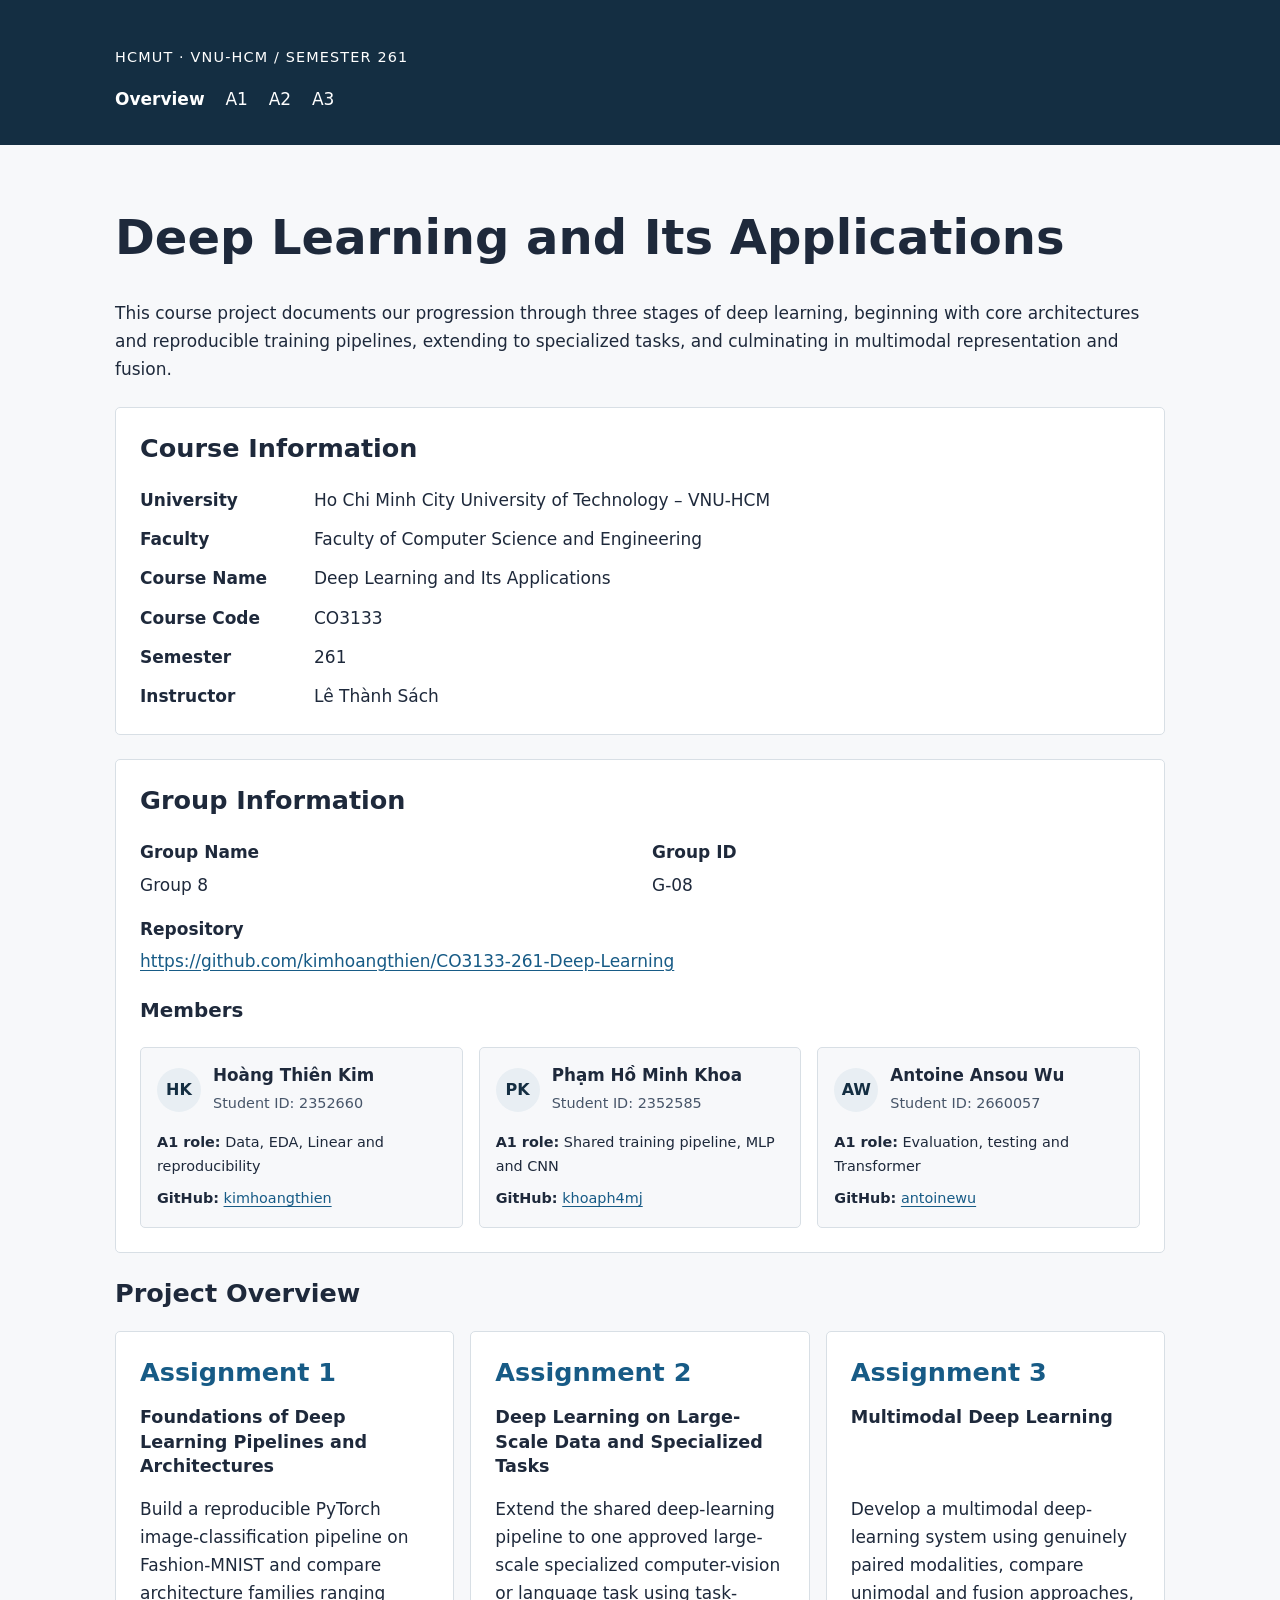
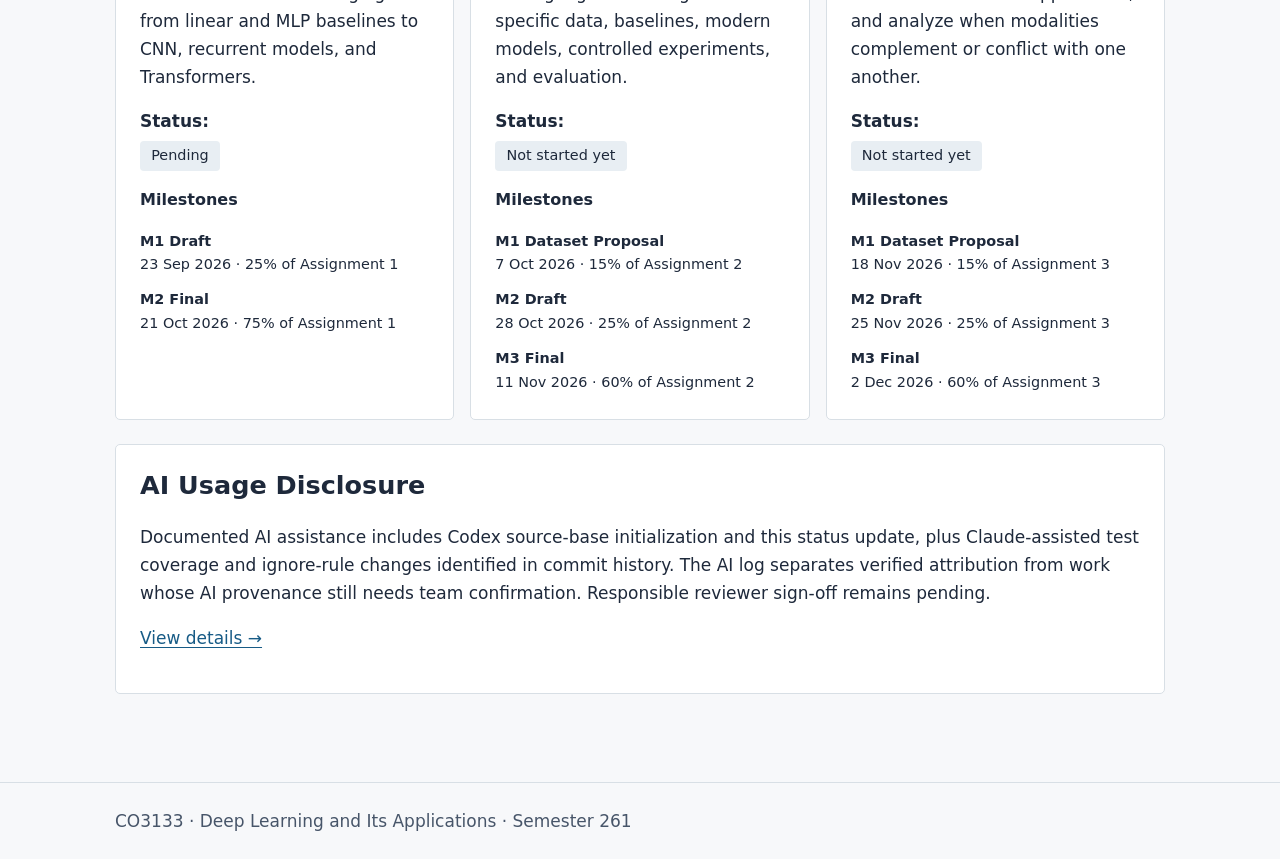
<file: docs/index.html>
<!doctype html>
<html lang="en">
<head><meta charset="utf-8"><meta name="viewport" content="width=device-width,initial-scale=1"><title>Overview | CO3133</title><link rel="stylesheet" href="assets/css/style.css?v=14"></head>


<body><a class="skip" href="#main">Skip to content</a>

<header>
<div class="wrap">
<p class="eyebrow">HCMUT · VNU-HCM / Semester 261</p>

<nav aria-label="Main navigation"><a href="index.html" aria-current="page">Overview</a><a href="assignments/a1/index.html">A1</a><a href="assignments/a2/index.html">A2</a><a href="assignments/a3/index.html">A3</a></nav>
</div>
</header>

<main id="main" class="wrap">
<h1>Deep Learning and Its Applications</h1>

<p>This course project documents our progression through three stages of deep learning, beginning with core architectures and reproducible training pipelines, extending to specialized tasks, and culminating in multimodal representation and fusion.</p>

<section>
<h2>Course Information</h2>

<dl class="course-info">
<dt>University</dt><dd>Ho Chi Minh City University of Technology – VNU-HCM</dd>
<dt>Faculty</dt><dd>Faculty of Computer Science and Engineering</dd>
<dt>Course Name</dt><dd>Deep Learning and Its Applications</dd>
<dt>Course Code</dt><dd>CO3133</dd>
<dt>Semester</dt><dd>261</dd>
<dt>Instructor</dt><dd>Lê Thành Sách</dd>
</dl>
</section>

<section id="team" class="group-info" aria-labelledby="group-heading">
<h2 id="group-heading">Group Information</h2>
<dl class="group-meta">
<div><dt>Group Name</dt><dd>Group 8</dd></div>
<div><dt>Group ID</dt><dd>G-08</dd></div>
<div class="group-repository"><dt>Repository</dt><dd><a href="https://github.com/kimhoangthien/CO3133-261-Deep-Learning">https://github.com/kimhoangthien/CO3133-261-Deep-Learning</a></dd></div>
</dl>
<h3>Members</h3>
<div class="member-grid">
<article class="member-card">
<div class="member-header">
<div class="member-avatar" aria-hidden="true">HK</div>
<div class="member-details">
<h4 class="member-name">Hoàng Thiên Kim</h4>
<p class="member-id">Student ID: 2352660</p>
</div>
</div>
<p class="member-role"><strong>A1 role:</strong> Data, EDA, Linear and reproducibility</p>
<p class="member-github"><strong>GitHub:</strong> <a href="https://github.com/kimhoangthien">kimhoangthien</a></p>
</article>
<article class="member-card">
<div class="member-header">
<div class="member-avatar" aria-hidden="true">PK</div>
<div class="member-details">
<h4 class="member-name">Phạm Hồ Minh Khoa</h4>
<p class="member-id">Student ID: 2352585</p>
</div>
</div>
<p class="member-role"><strong>A1 role:</strong> Shared training pipeline, MLP and CNN</p>
<p class="member-github"><strong>GitHub:</strong> <a href="https://github.com/khoaph4mj">khoaph4mj</a></p>
</article>
<article class="member-card">
<div class="member-header">
<div class="member-avatar" aria-hidden="true">AW</div>
<div class="member-details">
<h4 class="member-name">Antoine Ansou Wu</h4>
<p class="member-id">Student ID: 2660057</p>
</div>
</div>
<p class="member-role"><strong>A1 role:</strong> Evaluation, testing and Transformer</p>
<p class="member-github"><strong>GitHub:</strong> <a href="https://github.com/antoinewu">antoinewu</a></p>
</article>
</div>
</section>

<h2 id="project-overview">Project Overview</h2>
<div class="grid assignment-grid" aria-labelledby="project-overview">
<section>
<h2><a href="assignments/a1/index.html">Assignment 1</a></h2>
<h3>Foundations of Deep Learning Pipelines and Architectures</h3>
<p>Build a reproducible PyTorch image-classification pipeline on Fashion-MNIST and compare architecture families ranging from linear and MLP baselines to CNN, recurrent models, and Transformers.</p>
<p><strong>Status:</strong> <span class="status">Pending</span></p>
<h4>Milestones</h4>
<ul class="milestones">
<li><strong>M1 Draft</strong><br><time datetime="2026-09-23">23 Sep 2026</time> · 25% of Assignment 1</li>
<li><strong>M2 Final</strong><br><time datetime="2026-10-21">21 Oct 2026</time> · 75% of Assignment 1</li>
</ul>
</section>

<section>
<h2><a href="assignments/a2/index.html">Assignment 2</a></h2>
<h3>Deep Learning on Large-Scale Data and Specialized Tasks</h3>
<p>Extend the shared deep-learning pipeline to one approved large-scale specialized computer-vision or language task using task-specific data, baselines, modern models, controlled experiments, and evaluation.</p>
<p><strong>Status:</strong> <span class="status">Not started yet</span></p>
<h4>Milestones</h4>
<ul class="milestones">
<li><strong>M1 Dataset Proposal</strong><br><time datetime="2026-10-07">7 Oct 2026</time> · 15% of Assignment 2</li>
<li><strong>M2 Draft</strong><br><time datetime="2026-10-28">28 Oct 2026</time> · 25% of Assignment 2</li>
<li><strong>M3 Final</strong><br><time datetime="2026-11-11">11 Nov 2026</time> · 60% of Assignment 2</li>
</ul>
</section>

<section>
<h2><a href="assignments/a3/index.html">Assignment 3</a></h2>
<h3>Multimodal Deep Learning</h3>
<p>Develop a multimodal deep-learning system using genuinely paired modalities, compare unimodal and fusion approaches, and analyze when modalities complement or conflict with one another.</p>
<p><strong>Status:</strong> <span class="status">Not started yet</span></p>
<h4>Milestones</h4>
<ul class="milestones">
<li><strong>M1 Dataset Proposal</strong><br><time datetime="2026-11-18">18 Nov 2026</time> · 15% of Assignment 3</li>
<li><strong>M2 Draft</strong><br><time datetime="2026-11-25">25 Nov 2026</time> · 25% of Assignment 3</li>
<li><strong>M3 Final</strong><br><time datetime="2026-12-02">2 Dec 2026</time> · 60% of Assignment 3</li>
</ul>
</section>
</div>

<section id="ai-usage">
<h2>AI Usage Disclosure</h2>

<p>Documented AI assistance includes Codex source-base initialization and this status update, plus Claude-assisted test coverage and ignore-rule changes identified in commit history. The AI log separates verified attribution from work whose AI provenance still needs team confirmation. Responsible reviewer sign-off remains pending.</p>

<p><a href="https://github.com/kimhoangthien/CO3133-261-Deep-Learning/blob/main/AI_USAGE.md">View details →</a></p>
</section>
</main>

<footer>
<div class="wrap">CO3133 · Deep Learning and Its Applications · Semester 261</div>
</footer>
</body>
</html>
</file>
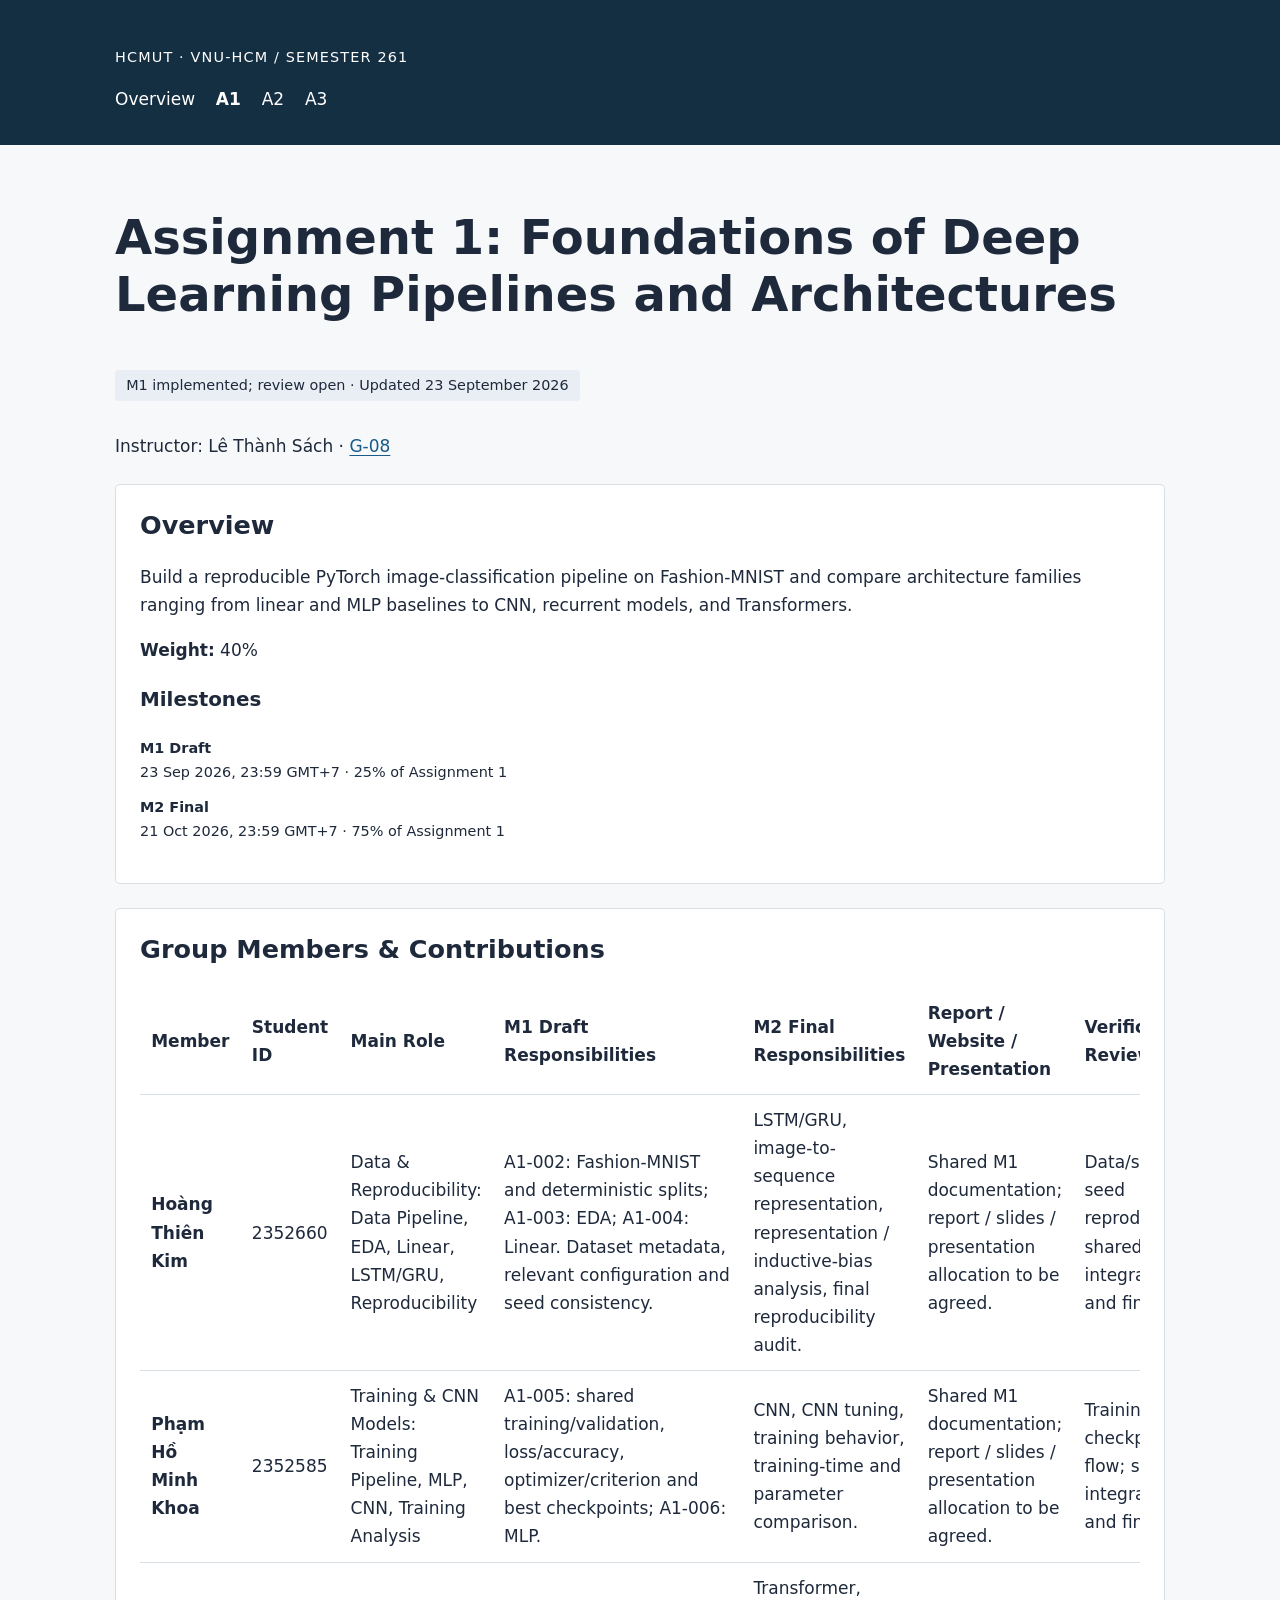
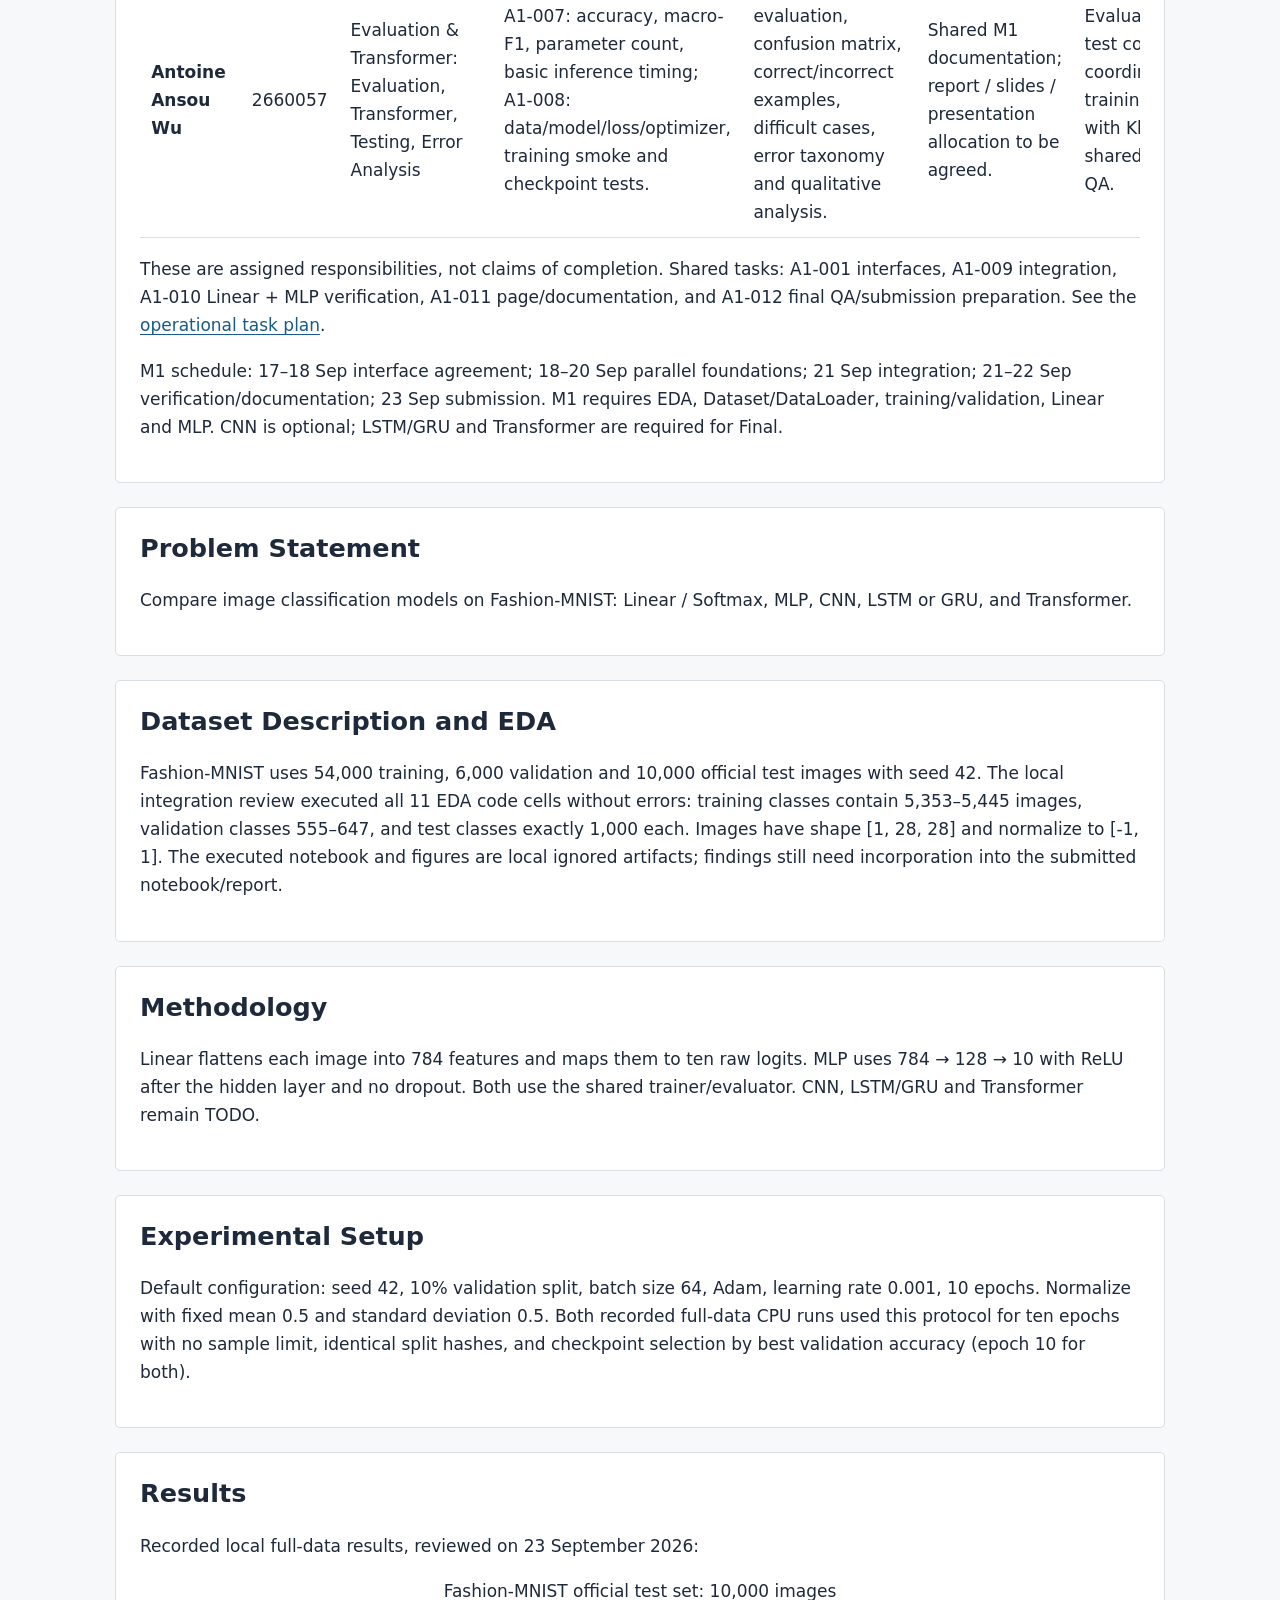
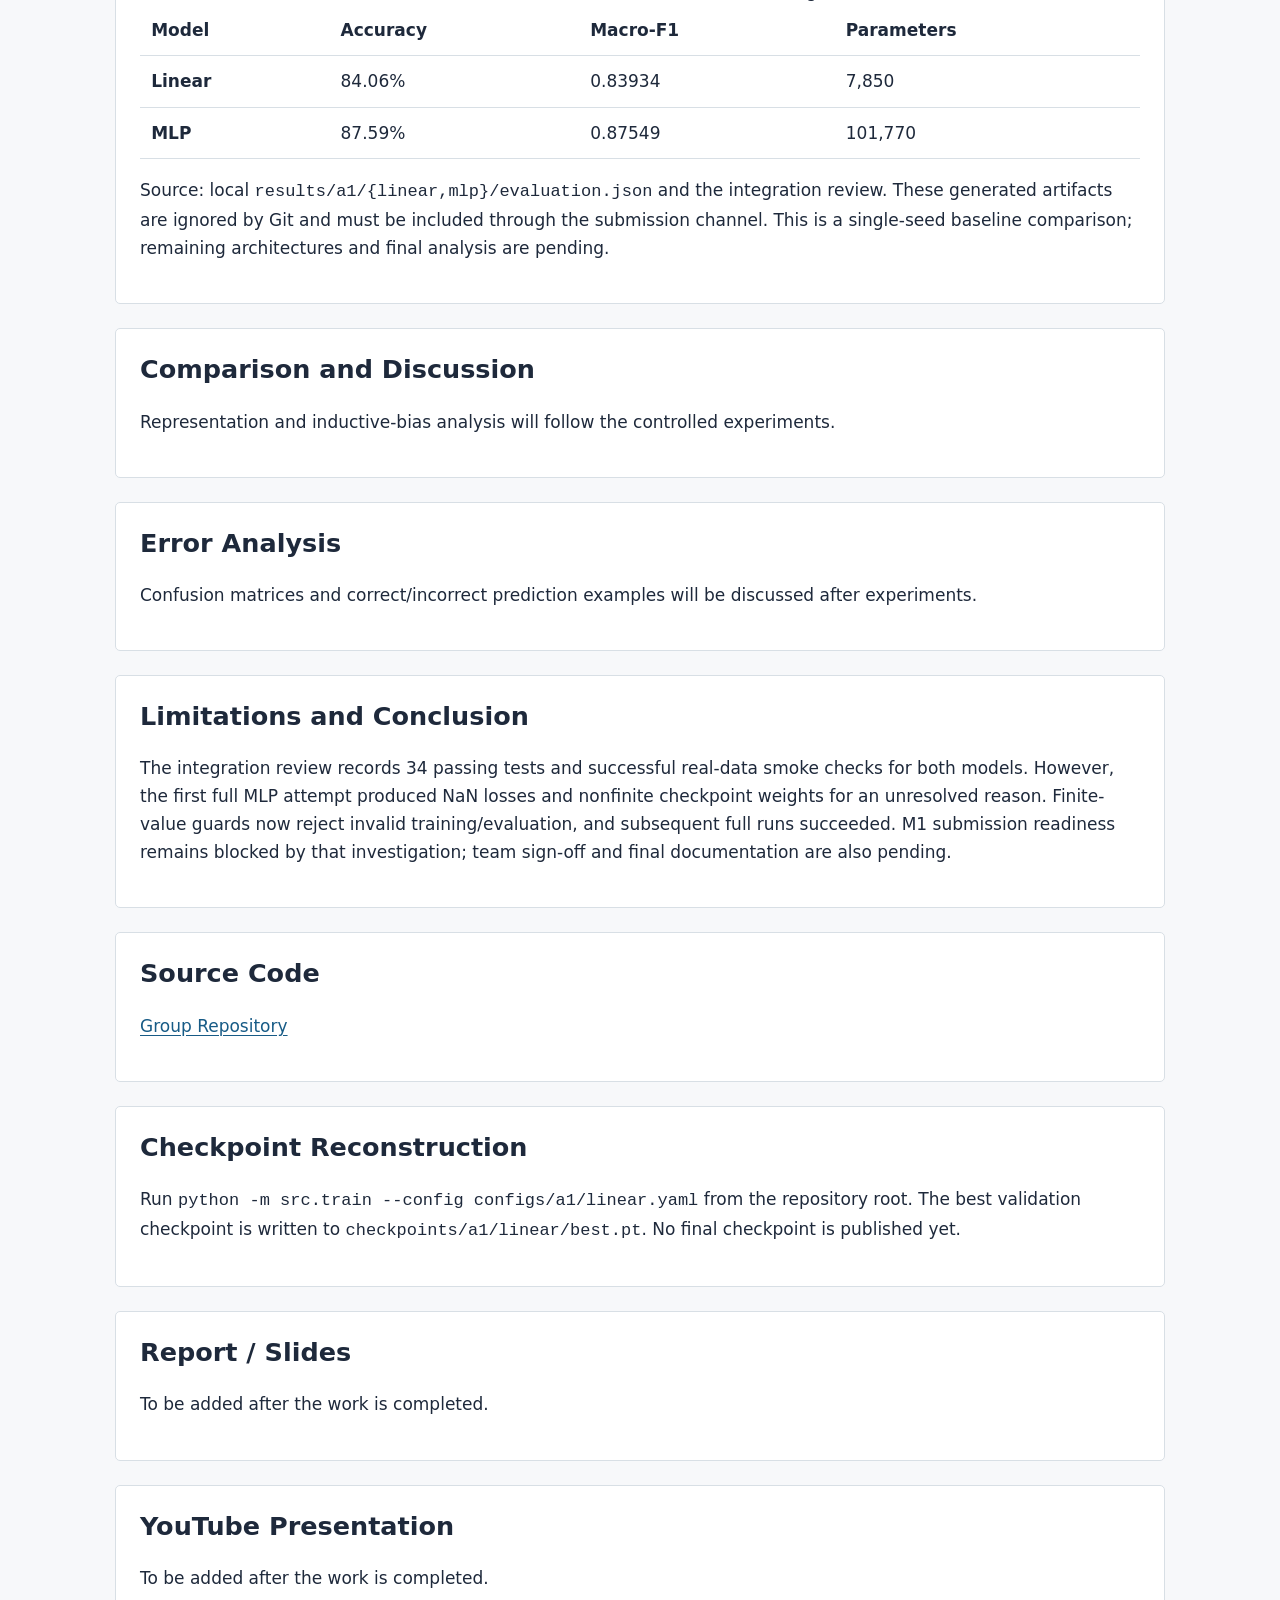
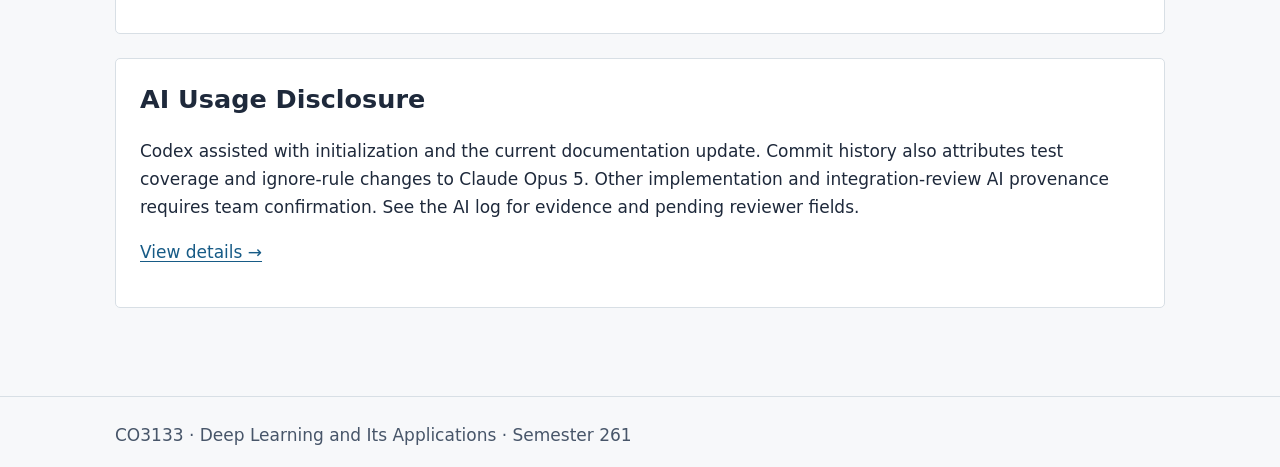
<file: docs/assignments/a1/index.html>
<!doctype html>
<html lang="en">
<head><meta charset="utf-8"><meta name="viewport" content="width=device-width,initial-scale=1"><title>Assignment 1 | CO3133</title><link rel="stylesheet" href="../../assets/css/style.css?v=4"></head>


<body><a class="skip" href="#main">Skip to content</a>

<header>
<div class="wrap">
<p class="eyebrow">HCMUT · VNU-HCM / Semester 261</p>

<nav aria-label="Main navigation"><a href="../../index.html">Overview</a><a href="../a1/index.html" aria-current="page">A1</a><a href="../a2/index.html">A2</a><a href="../a3/index.html">A3</a></nav>
</div>
</header>

<main id="main" class="wrap">
<h1>Assignment 1: Foundations of Deep Learning Pipelines and Architectures</h1>

<p class="status">M1 implemented; review open &middot; Updated 23 September 2026</p>

<p>Instructor: Lê Thành Sách · <a href="../../index.html#team">G-08</a></p>

<section>
<h2>Overview</h2>
<p>Build a reproducible PyTorch image-classification pipeline on Fashion-MNIST and compare architecture families ranging from linear and MLP baselines to CNN, recurrent models, and Transformers.</p>
<p><strong>Weight:</strong> 40%</p>
<h3>Milestones</h3>
<ul class="milestones">
<li><strong>M1 Draft</strong><br><time datetime="2026-09-23T23:59:00+07:00">23 Sep 2026, 23:59 GMT+7</time> · 25% of Assignment 1</li>
<li><strong>M2 Final</strong><br><time datetime="2026-10-21T23:59:00+07:00">21 Oct 2026, 23:59 GMT+7</time> · 75% of Assignment 1</li>
</ul>
</section>

<section id="contributions">
<h2 id="contributions-heading">Group Members &amp; Contributions</h2>

<div class="table-wrap" role="region" aria-labelledby="contributions-heading" tabindex="0">
<table aria-labelledby="contributions-heading">
<thead>
<tr>
<th scope="col">Member</th>
<th scope="col">Student ID</th>
<th scope="col">Main Role</th>
<th scope="col">M1 Draft Responsibilities</th>
<th scope="col">M2 Final Responsibilities</th>
<th scope="col">Report / Website / Presentation</th>
<th scope="col">Verification / Review</th>
</tr>
</thead>
<tbody>
<tr>
<th scope="row">Hoàng Thiên Kim</th>
<td>2352660</td>
<td>Data &amp; Reproducibility: Data Pipeline, EDA, Linear, LSTM/GRU, Reproducibility</td>
<td>A1-002: Fashion-MNIST and deterministic splits; A1-003: EDA; A1-004: Linear. Dataset metadata, relevant configuration and seed consistency.</td>
<td>LSTM/GRU, image-to-sequence representation, representation / inductive-bias analysis, final reproducibility audit.</td>
<td>Shared M1 documentation; report / slides / presentation allocation to be agreed.</td>
<td>Data/split and seed reproducibility; shared integration and final QA.</td>
</tr>
<tr>
<th scope="row">Phạm Hồ Minh Khoa</th>
<td>2352585</td>
<td>Training &amp; CNN Models: Training Pipeline, MLP, CNN, Training Analysis</td>
<td>A1-005: shared training/validation, loss/accuracy, optimizer/criterion and best checkpoints; A1-006: MLP.</td>
<td>CNN, CNN tuning, training behavior, training-time and parameter comparison.</td>
<td>Shared M1 documentation; report / slides / presentation allocation to be agreed.</td>
<td>Training and checkpoint flow; shared integration and final QA.</td>
</tr>
<tr>
<th scope="row">Antoine Ansou Wu</th>
<td>2660057</td>
<td>Evaluation &amp; Transformer: Evaluation, Transformer, Testing, Error Analysis</td>
<td>A1-007: accuracy, macro-F1, parameter count, basic inference timing; A1-008: data/model/loss/optimizer, training smoke and checkpoint tests.</td>
<td>Transformer, evaluation, confusion matrix, correct/incorrect examples, difficult cases, error taxonomy and qualitative analysis.</td>
<td>Shared M1 documentation; report / slides / presentation allocation to be agreed.</td>
<td>Evaluation and test coverage; coordinate training tests with Khoa; shared final QA.</td>
</tr>
</tbody>
</table>
</div>

<p>These are assigned responsibilities, not claims of completion. Shared tasks: A1-001 interfaces, A1-009 integration, A1-010 Linear + MLP verification, A1-011 page/documentation, and A1-012 final QA/submission preparation. See the <a href="https://github.com/kimhoangthien/CO3133-261-Deep-Learning/blob/dev/assignments/a1/TASKS.md">operational task plan</a>.</p>
<p>M1 schedule: 17–18 Sep interface agreement; 18–20 Sep parallel foundations; 21 Sep integration; 21–22 Sep verification/documentation; 23 Sep submission. M1 requires EDA, Dataset/DataLoader, training/validation, Linear and MLP. CNN is optional; LSTM/GRU and Transformer are required for Final.</p>
</section>

<section>
<h2>Problem Statement</h2>

<p>Compare image classification models on Fashion-MNIST: Linear / Softmax, MLP, CNN, LSTM or GRU, and Transformer.</p>
</section>

<section>
<h2>Dataset Description and EDA</h2>

<p>Fashion-MNIST uses 54,000 training, 6,000 validation and 10,000 official test images with seed 42. The local integration review executed all 11 EDA code cells without errors: training classes contain 5,353&ndash;5,445 images, validation classes 555&ndash;647, and test classes exactly 1,000 each. Images have shape [1, 28, 28] and normalize to [-1, 1]. The executed notebook and figures are local ignored artifacts; findings still need incorporation into the submitted notebook/report.</p>
</section>

<section>
<h2>Methodology</h2>

<p>Linear flattens each image into 784 features and maps them to ten raw logits. MLP uses 784 &rarr; 128 &rarr; 10 with ReLU after the hidden layer and no dropout. Both use the shared trainer/evaluator. CNN, LSTM/GRU and Transformer remain TODO.</p>
</section>

<section>
<h2>Experimental Setup</h2>

<p>Default configuration: seed 42, 10% validation split, batch size 64, Adam, learning rate 0.001, 10 epochs. Normalize with fixed mean 0.5 and standard deviation 0.5. Both recorded full-data CPU runs used this protocol for ten epochs with no sample limit, identical split hashes, and checkpoint selection by best validation accuracy (epoch 10 for both).</p>
</section>

<section>
<h2>Results</h2>

<p>Recorded local full-data results, reviewed on 23 September 2026:</p>
<div class="table-wrap"><table><caption>Fashion-MNIST official test set: 10,000 images</caption><thead><tr><th scope="col">Model</th><th scope="col">Accuracy</th><th scope="col">Macro-F1</th><th scope="col">Parameters</th></tr></thead><tbody><tr><th scope="row">Linear</th><td>84.06%</td><td>0.83934</td><td>7,850</td></tr><tr><th scope="row">MLP</th><td>87.59%</td><td>0.87549</td><td>101,770</td></tr></tbody></table></div>
<p>Source: local <code>results/a1/{linear,mlp}/evaluation.json</code> and the integration review. These generated artifacts are ignored by Git and must be included through the submission channel. This is a single-seed baseline comparison; remaining architectures and final analysis are pending.</p>
</section>

<section>
<h2>Comparison and Discussion</h2>

<p>Representation and inductive-bias analysis will follow the controlled experiments.</p>
</section>

<section>
<h2>Error Analysis</h2>

<p>Confusion matrices and correct/incorrect prediction examples will be discussed after experiments.</p>
</section>

<section>
<h2>Limitations and Conclusion</h2>

<p>The integration review records 34 passing tests and successful real-data smoke checks for both models. However, the first full MLP attempt produced NaN losses and nonfinite checkpoint weights for an unresolved reason. Finite-value guards now reject invalid training/evaluation, and subsequent full runs succeeded. M1 submission readiness remains blocked by that investigation; team sign-off and final documentation are also pending.</p>
</section>

<section>
<h2>Source Code</h2>

<p><a href="https://github.com/kimhoangthien/CO3133-261-Deep-Learning">Group Repository</a></p>
</section>

<section>
<h2>Checkpoint Reconstruction</h2>

<p>Run <code>python -m src.train --config configs/a1/linear.yaml</code> from the repository root. The best validation checkpoint is written to <code>checkpoints/a1/linear/best.pt</code>. No final checkpoint is published yet.</p>
</section>

<section>
<h2>Report / Slides</h2>

<p>To be added after the work is completed.</p>
</section>

<section>
<h2>YouTube Presentation</h2>

<p>To be added after the work is completed.</p>
</section>

<section>
<h2>AI Usage Disclosure</h2>

<p>Codex assisted with initialization and the current documentation update. Commit history also attributes test coverage and ignore-rule changes to Claude Opus 5. Other implementation and integration-review AI provenance requires team confirmation. See the AI log for evidence and pending reviewer fields.</p>
<p><a href="https://github.com/kimhoangthien/CO3133-261-Deep-Learning/blob/main/AI_USAGE.md">View details →</a></p>
</section>
</main>

<footer>
<div class="wrap">CO3133 · Deep Learning and Its Applications · Semester 261</div>
</footer>
</body>
</html>
</file>
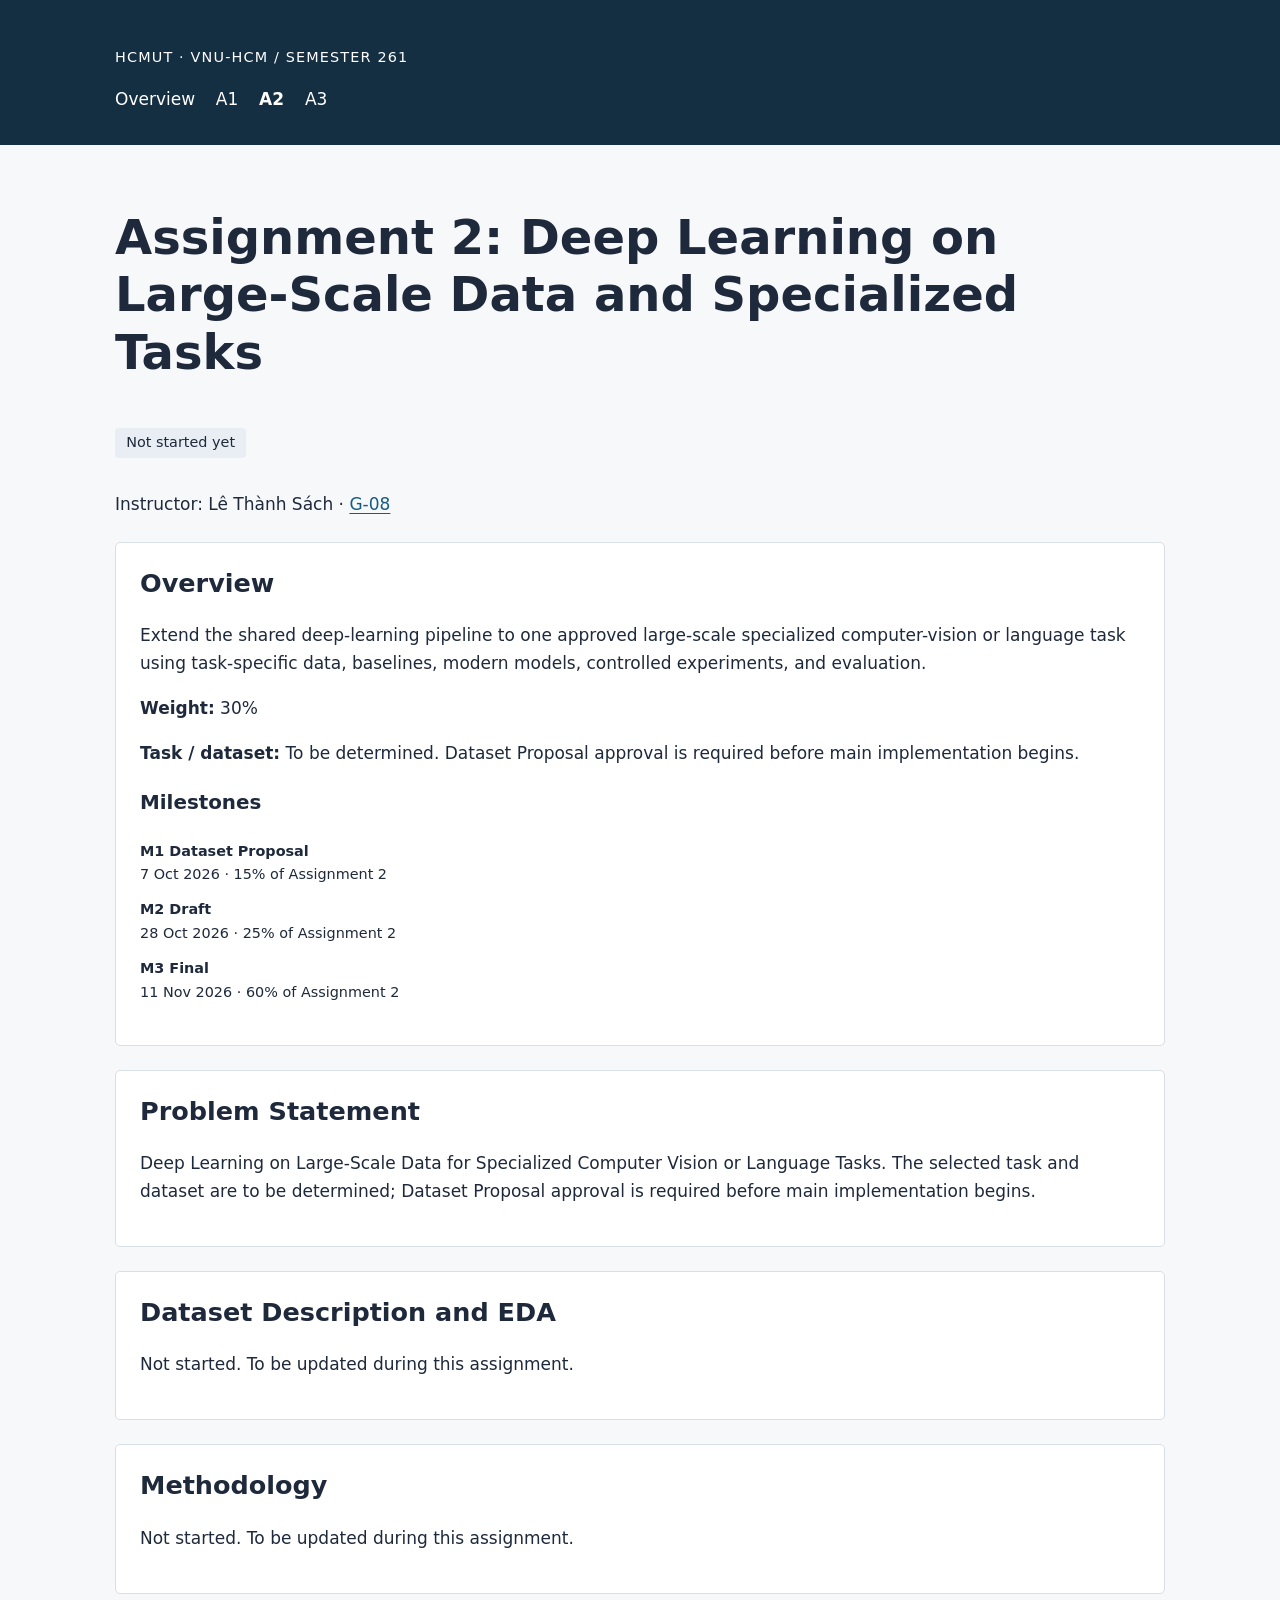
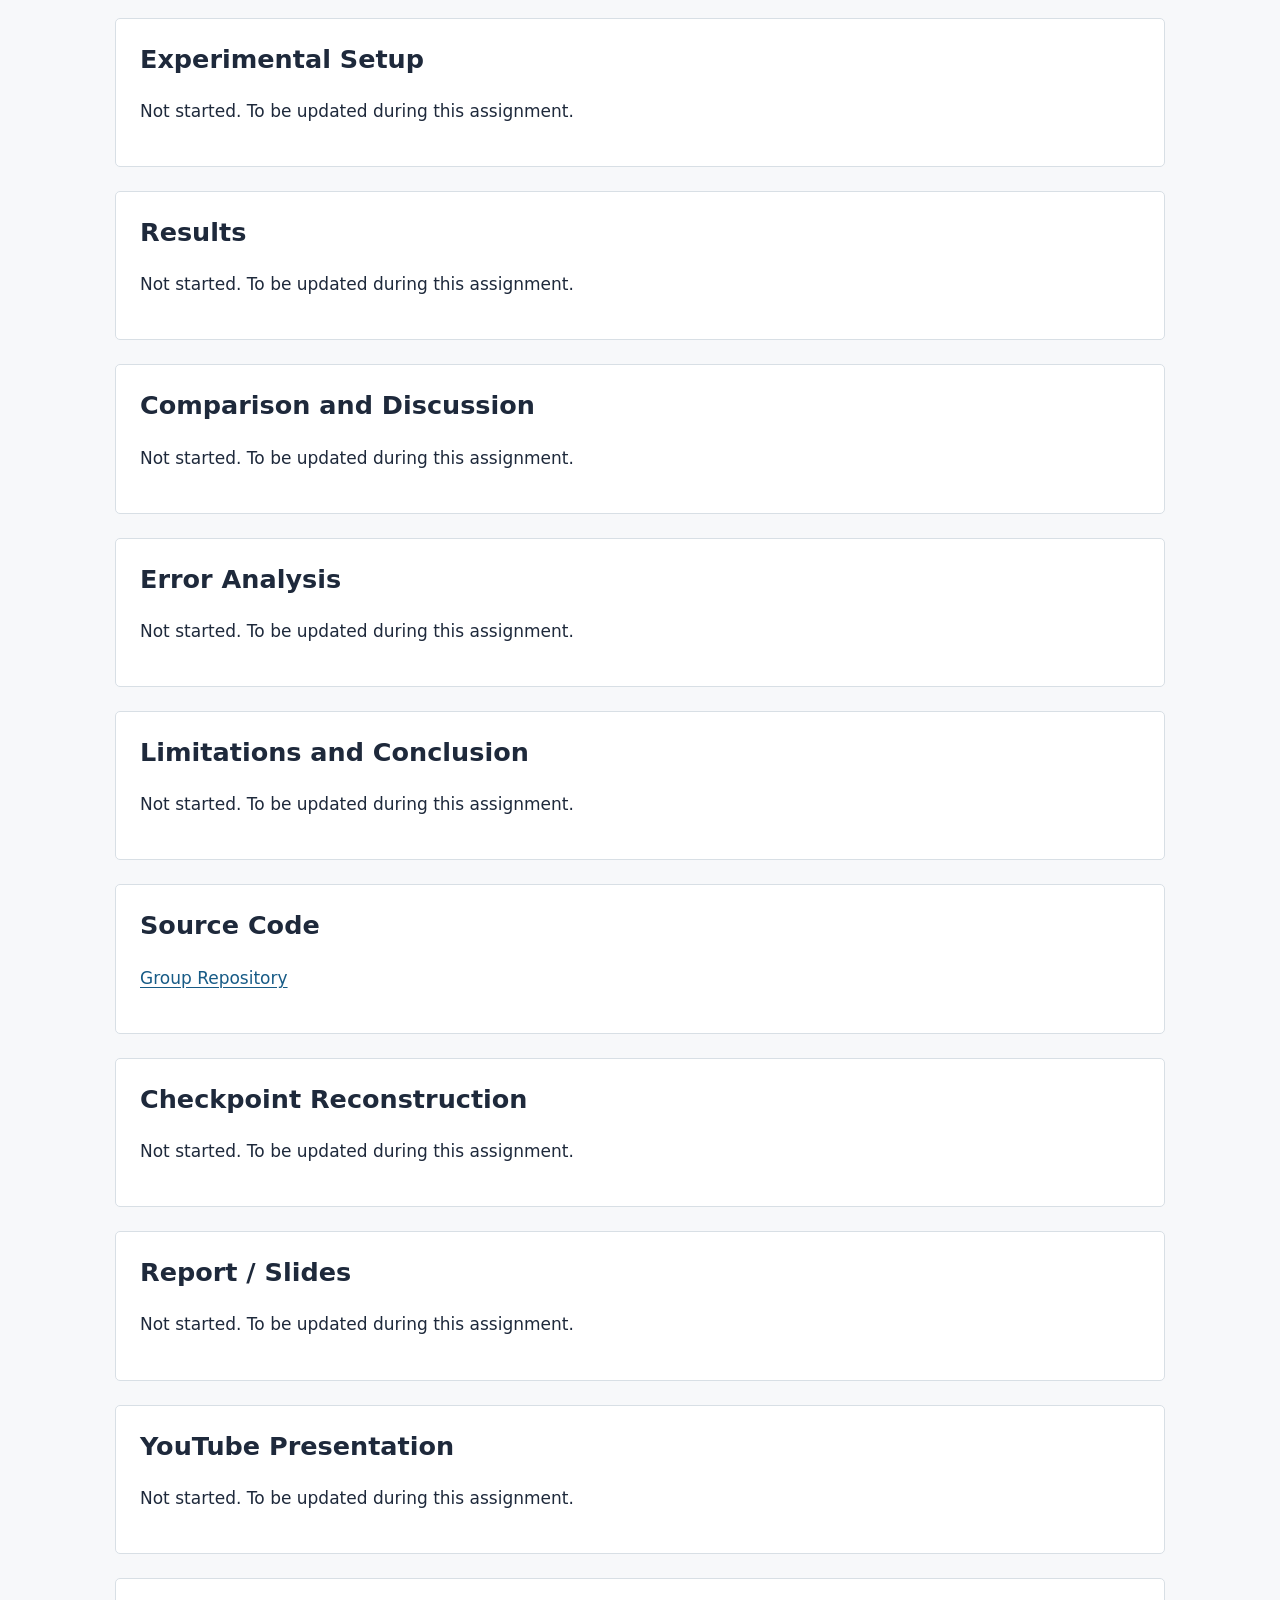
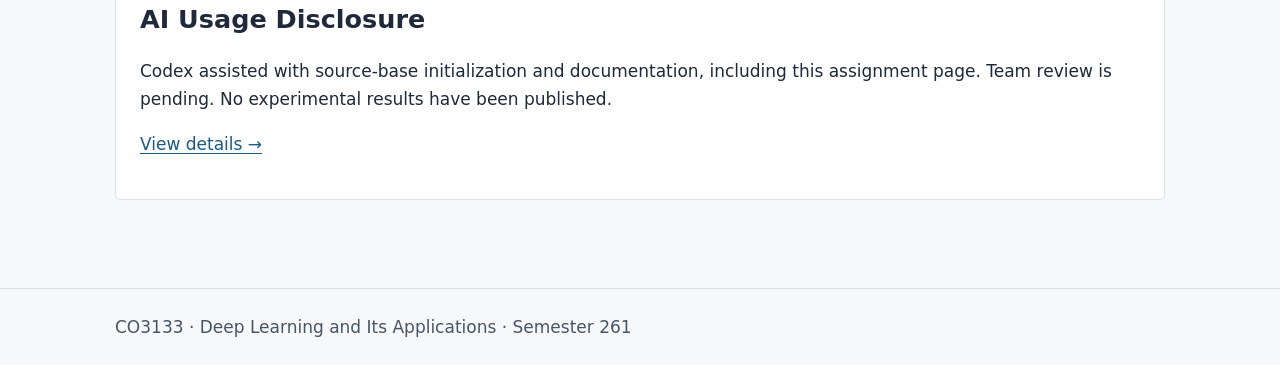
<file: docs/assignments/a2/index.html>
<!doctype html>
<html lang="en">
<head><meta charset="utf-8"><meta name="viewport" content="width=device-width,initial-scale=1"><title>Assignment 2 | CO3133</title><link rel="stylesheet" href="../../assets/css/style.css?v=4"></head>


<body><a class="skip" href="#main">Skip to content</a>

<header>
<div class="wrap">
<p class="eyebrow">HCMUT · VNU-HCM / Semester 261</p>

<nav aria-label="Main navigation"><a href="../../index.html">Overview</a><a href="../a1/index.html">A1</a><a href="../a2/index.html" aria-current="page">A2</a><a href="../a3/index.html">A3</a></nav>
</div>
</header>

<main id="main" class="wrap">
<h1>Assignment 2: Deep Learning on Large-Scale Data and Specialized Tasks</h1>

<p class="status">Not started yet</p>

<p>Instructor: Lê Thành Sách · <a href="../../index.html#team">G-08</a></p>


<section>
<h2>Overview</h2>
<p>Extend the shared deep-learning pipeline to one approved large-scale specialized computer-vision or language task using task-specific data, baselines, modern models, controlled experiments, and evaluation.</p>
<p><strong>Weight:</strong> 30%</p>
<p><strong>Task / dataset:</strong> To be determined. Dataset Proposal approval is required before main implementation begins.</p>
<h3>Milestones</h3>
<ul class="milestones">
<li><strong>M1 Dataset Proposal</strong><br><time datetime="2026-10-07">7 Oct 2026</time> · 15% of Assignment 2</li>
<li><strong>M2 Draft</strong><br><time datetime="2026-10-28">28 Oct 2026</time> · 25% of Assignment 2</li>
<li><strong>M3 Final</strong><br><time datetime="2026-11-11">11 Nov 2026</time> · 60% of Assignment 2</li>
</ul>
</section>

<section>
<h2>Problem Statement</h2>

<p>Deep Learning on Large-Scale Data for Specialized Computer Vision or Language Tasks. The selected task and dataset are to be determined; Dataset Proposal approval is required before main implementation begins.</p>
</section>

<section>
<h2>Dataset Description and EDA</h2>

<p>Not started. To be updated during this assignment.</p>
</section>

<section>
<h2>Methodology</h2>

<p>Not started. To be updated during this assignment.</p>
</section>

<section>
<h2>Experimental Setup</h2>

<p>Not started. To be updated during this assignment.</p>
</section>

<section>
<h2>Results</h2>

<p>Not started. To be updated during this assignment.</p>
</section>

<section>
<h2>Comparison and Discussion</h2>

<p>Not started. To be updated during this assignment.</p>
</section>

<section>
<h2>Error Analysis</h2>

<p>Not started. To be updated during this assignment.</p>
</section>

<section>
<h2>Limitations and Conclusion</h2>

<p>Not started. To be updated during this assignment.</p>
</section>

<section>
<h2>Source Code</h2>

<p><a href="https://github.com/kimhoangthien/CO3133-261-Deep-Learning">Group Repository</a></p>
</section>

<section>
<h2>Checkpoint Reconstruction</h2>

<p>Not started. To be updated during this assignment.</p>
</section>

<section>
<h2>Report / Slides</h2>

<p>Not started. To be updated during this assignment.</p>
</section>

<section>
<h2>YouTube Presentation</h2>

<p>Not started. To be updated during this assignment.</p>
</section>

<section>
<h2>AI Usage Disclosure</h2>

<p>Codex assisted with source-base initialization and documentation, including this assignment page. Team review is pending. No experimental results have been published.</p>
<p><a href="https://github.com/kimhoangthien/CO3133-261-Deep-Learning/blob/main/AI_USAGE.md">View details →</a></p>
</section>
</main>

<footer>
<div class="wrap">CO3133 · Deep Learning and Its Applications · Semester 261</div>
</footer>
</body>
</html>
</file>
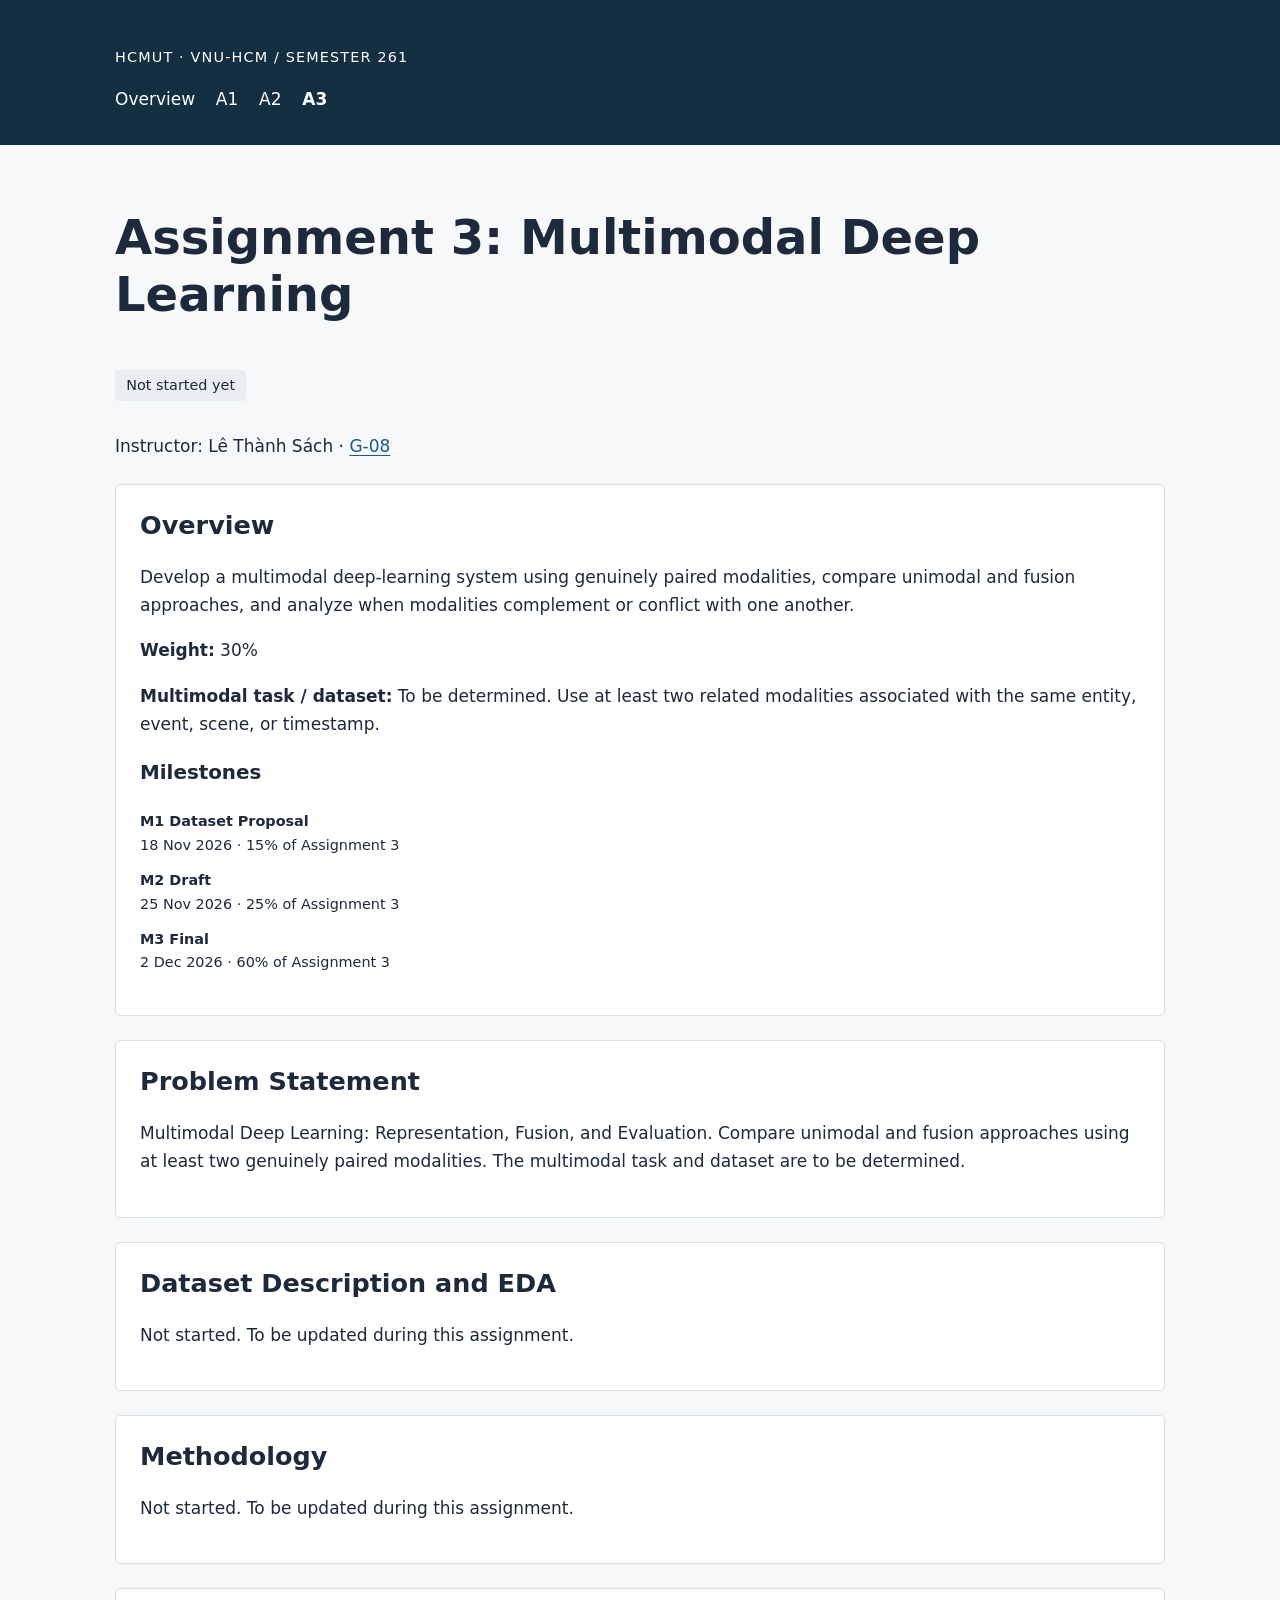
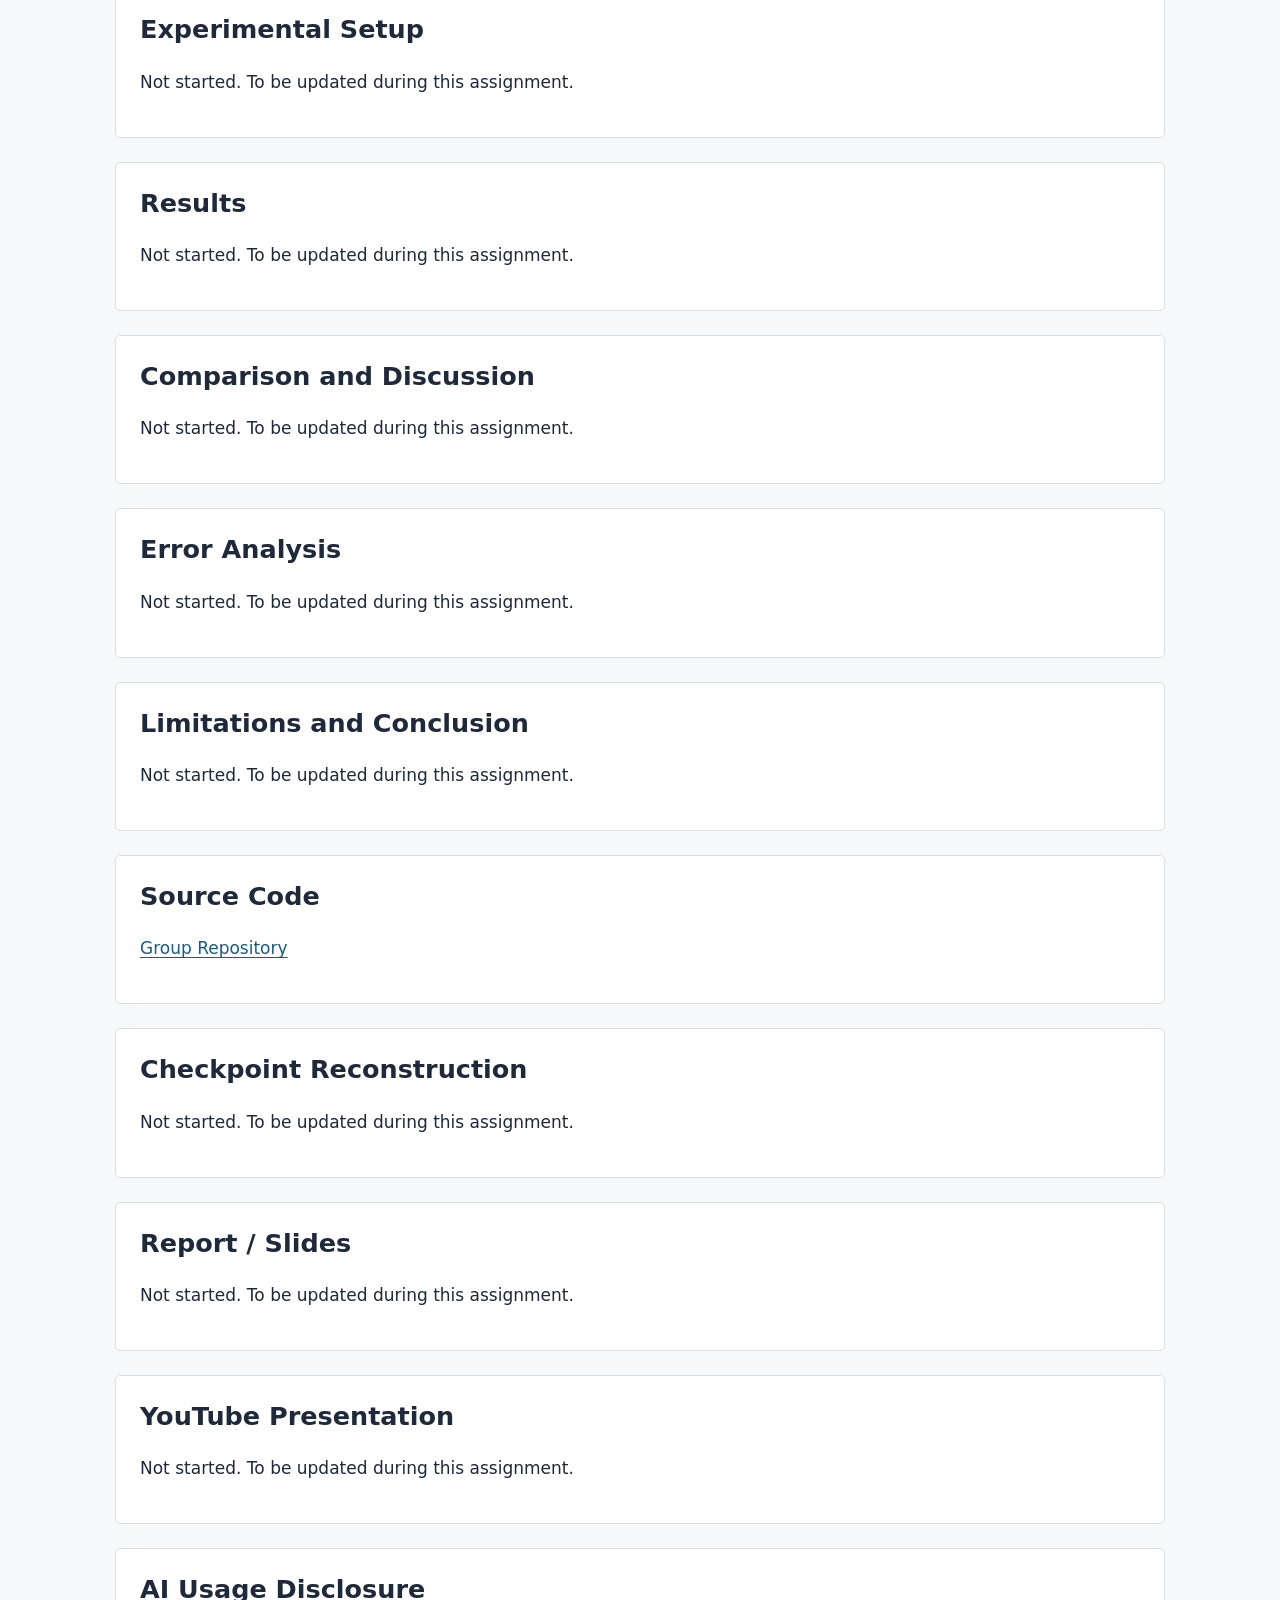
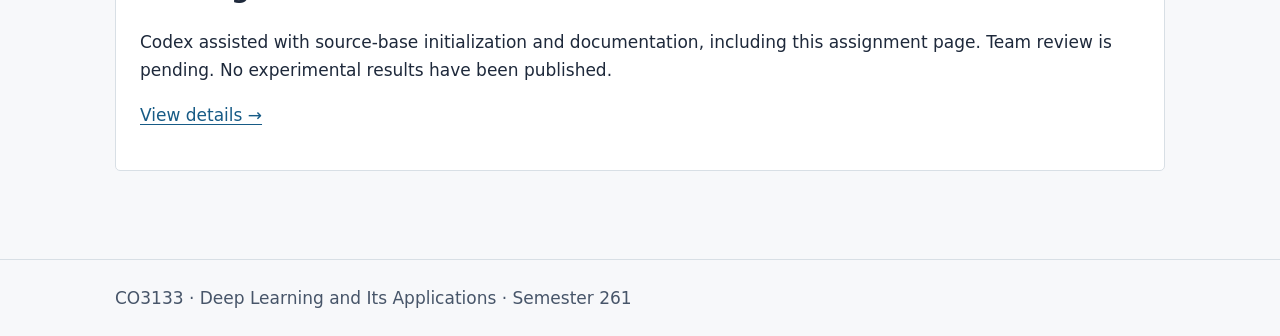
<file: docs/assignments/a3/index.html>
<!doctype html>
<html lang="en">
<head><meta charset="utf-8"><meta name="viewport" content="width=device-width,initial-scale=1"><title>Assignment 3 | CO3133</title><link rel="stylesheet" href="../../assets/css/style.css?v=4"></head>


<body><a class="skip" href="#main">Skip to content</a>

<header>
<div class="wrap">
<p class="eyebrow">HCMUT · VNU-HCM / Semester 261</p>

<nav aria-label="Main navigation"><a href="../../index.html">Overview</a><a href="../a1/index.html">A1</a><a href="../a2/index.html">A2</a><a href="../a3/index.html" aria-current="page">A3</a></nav>
</div>
</header>

<main id="main" class="wrap">
<h1>Assignment 3: Multimodal Deep Learning</h1>

<p class="status">Not started yet</p>

<p>Instructor: Lê Thành Sách · <a href="../../index.html#team">G-08</a></p>


<section>
<h2>Overview</h2>
<p>Develop a multimodal deep-learning system using genuinely paired modalities, compare unimodal and fusion approaches, and analyze when modalities complement or conflict with one another.</p>
<p><strong>Weight:</strong> 30%</p>
<p><strong>Multimodal task / dataset:</strong> To be determined. Use at least two related modalities associated with the same entity, event, scene, or timestamp.</p>
<h3>Milestones</h3>
<ul class="milestones">
<li><strong>M1 Dataset Proposal</strong><br><time datetime="2026-11-18">18 Nov 2026</time> · 15% of Assignment 3</li>
<li><strong>M2 Draft</strong><br><time datetime="2026-11-25">25 Nov 2026</time> · 25% of Assignment 3</li>
<li><strong>M3 Final</strong><br><time datetime="2026-12-02">2 Dec 2026</time> · 60% of Assignment 3</li>
</ul>
</section>

<section>
<h2>Problem Statement</h2>

<p>Multimodal Deep Learning: Representation, Fusion, and Evaluation. Compare unimodal and fusion approaches using at least two genuinely paired modalities. The multimodal task and dataset are to be determined.</p>
</section>

<section>
<h2>Dataset Description and EDA</h2>

<p>Not started. To be updated during this assignment.</p>
</section>

<section>
<h2>Methodology</h2>

<p>Not started. To be updated during this assignment.</p>
</section>

<section>
<h2>Experimental Setup</h2>

<p>Not started. To be updated during this assignment.</p>
</section>

<section>
<h2>Results</h2>

<p>Not started. To be updated during this assignment.</p>
</section>

<section>
<h2>Comparison and Discussion</h2>

<p>Not started. To be updated during this assignment.</p>
</section>

<section>
<h2>Error Analysis</h2>

<p>Not started. To be updated during this assignment.</p>
</section>

<section>
<h2>Limitations and Conclusion</h2>

<p>Not started. To be updated during this assignment.</p>
</section>

<section>
<h2>Source Code</h2>

<p><a href="https://github.com/kimhoangthien/CO3133-261-Deep-Learning">Group Repository</a></p>
</section>

<section>
<h2>Checkpoint Reconstruction</h2>

<p>Not started. To be updated during this assignment.</p>
</section>

<section>
<h2>Report / Slides</h2>

<p>Not started. To be updated during this assignment.</p>
</section>

<section>
<h2>YouTube Presentation</h2>

<p>Not started. To be updated during this assignment.</p>
</section>

<section>
<h2>AI Usage Disclosure</h2>

<p>Codex assisted with source-base initialization and documentation, including this assignment page. Team review is pending. No experimental results have been published.</p>
<p><a href="https://github.com/kimhoangthien/CO3133-261-Deep-Learning/blob/main/AI_USAGE.md">View details →</a></p>
</section>
</main>

<footer>
<div class="wrap">CO3133 · Deep Learning and Its Applications · Semester 261</div>
</footer>
</body>
</html>
</file>
<file: docs/assets/css/style.css>
*{box-sizing:border-box}
html{scroll-behavior:smooth}
body{margin:0;color:#1e293b;background:#f7f8fa;font:17px/1.65 system-ui,sans-serif}
a{color:#175b86;text-underline-offset:3px}
a:hover{color:#103e5b}
a:focus-visible{outline:3px solid #b55c18;outline-offset:4px}
.wrap{width:min(1050px,92%);margin:auto}
header{background:#142e42;color:#fff;padding:2rem 0}
header a{color:#fff}
nav{display:flex;flex-wrap:wrap;gap:1.3rem}
nav a{text-decoration:none}
nav a[aria-current=page]{font-weight:700}
main{padding:2rem 0 4rem}
h1{font-size:clamp(2rem,5vw,3rem);line-height:1.2}
h2{line-height:1.3;margin-top:0}
section{margin:1.5rem 0;padding:1.5rem;background:#fff;border:1px solid #d8dfe5;border-radius:5px}
.grid{display:grid;grid-template-columns:repeat(auto-fit,minmax(230px,1fr));gap:1rem}
.grid section{margin:0}
.assignment-grid{grid-template-columns:repeat(3,minmax(0,1fr))}
.assignment-grid section{display:grid;grid-template-rows:subgrid;grid-row:span 6;min-width:0;row-gap:1rem}
.assignment-grid section>h2,.assignment-grid section>p,.assignment-grid section>ul{margin:0}
.assignment-grid section>p:has(.status){display:flex;flex-direction:column;align-items:flex-start;gap:.35rem}
.assignment-grid h2 a{text-decoration:none}
.assignment-grid h3{font-size:1.1rem;line-height:1.4;margin:0}
.assignment-grid h4{margin:0;font-size:1rem}
.milestones{list-style:none;padding:0;margin:.5rem 0 1rem;font-size:.9rem}
.milestones li+li{margin-top:.7rem}
.eyebrow{font-size:.9rem;letter-spacing:.08em;text-transform:uppercase}
.status{display:inline-block;background:#e8eef3;padding:.2rem .7rem;border-radius:4px;font-size:.9rem}
.table-wrap{overflow-x:auto}
.group-meta{display:grid;grid-template-columns:repeat(2,minmax(0,1fr));gap:1rem 1.5rem;margin:0}
.group-meta dt{font-weight:700}
.group-meta dd{margin:.25rem 0 0;overflow-wrap:anywhere}
.group-repository{grid-column:1/-1}
.member-grid{display:grid;grid-template-columns:repeat(3,minmax(0,1fr));gap:1rem}
.member-card{min-width:0;display:flex;flex-direction:column;padding:1rem;background:#f7f8fa;border:1px solid #d8dfe5;border-radius:5px}
.member-name{margin:0;font-size:1.05rem;line-height:1.4;overflow-wrap:anywhere}
.member-header{display:flex;align-items:center;gap:.75rem;margin-bottom:1rem}
.member-details{min-width:0}
.member-avatar{display:grid;place-items:center;width:44px;height:44px;flex-shrink:0;border-radius:50%;background:#e8eef3;color:#142e42;font-size:1rem;font-weight:700;overflow:hidden}
.member-avatar img{width:100%;height:100%;object-fit:cover}
.member-id{margin:.25rem 0 0;color:#475569;font-size:.9rem}
.member-role{margin:0 0 .5rem;font-size:.9rem}
.member-github{margin:auto 0 0;font-size:.9rem}
@media(max-width:850px){.member-grid{grid-template-columns:repeat(2,minmax(0,1fr))}}
@media(max-width:550px){.member-grid,.group-meta{grid-template-columns:minmax(0,1fr)}}
.course-info{display:grid;grid-template-columns:150px minmax(0,1fr);gap:.7rem 1.5rem;margin:0}
.course-info dt{font-weight:700}
.course-info dd{margin:0;overflow-wrap:anywhere}
table{border-collapse:collapse;width:100%;text-align:left}
th,td{padding:.7rem;border-bottom:1px solid #d8dfe5}
footer{border-top:1px solid #d8dfe5;padding:1.5rem 0;color:#475569}
code{overflow-wrap:anywhere}
.skip{position:absolute;left:1rem;top:-5rem;background:white;padding:.5rem}
.skip:focus{top:1rem}
 @media(max-width:550px){section{padding:1rem}
nav{gap:.8rem}
.course-info{grid-template-columns:minmax(0,1fr);gap:.2rem}
.course-info dd+dt{margin-top:.7rem}
}

@media(max-width:850px){.assignment-grid{grid-template-columns:minmax(0,1fr)}
.assignment-grid section{grid-template-rows:auto;grid-row:auto}
}
</file>
